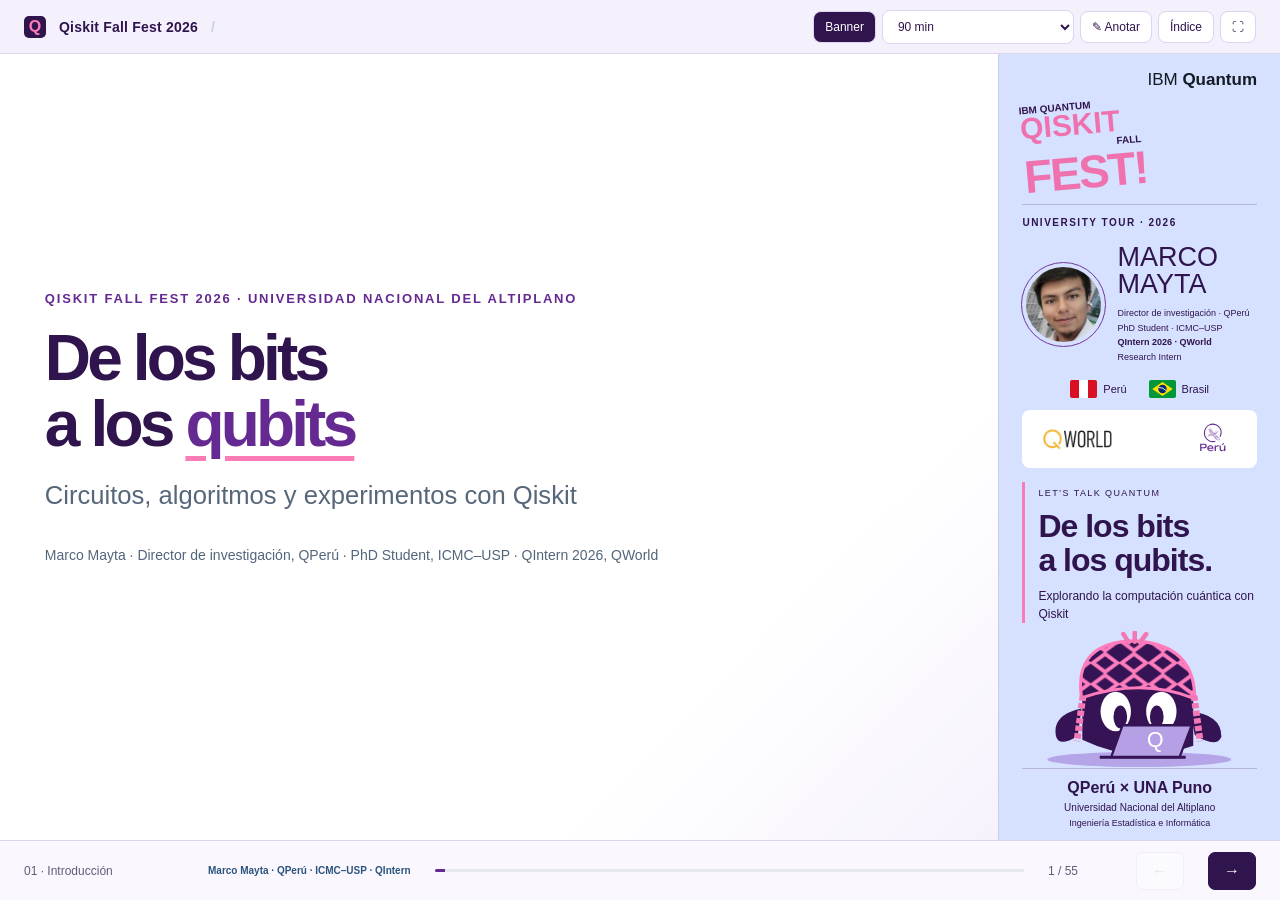
<file: index.html>
<!doctype html>
<html lang="es">
<head>
  <meta charset="utf-8">
  <meta http-equiv="refresh"
        content="0; url=presentacionppt/presentacion_offline.html">
  <title>De los bits a los qubits</title>
</head>
<body>
  <a href="presentacionppt/presentacion_offline.html">
    Abrir presentación
  </a>
</body>
</html>
</file>
<file: presentacionppt/styles.css>
:root{--ink:#152437;--muted:#5c6a7b;--hair:#dce2e9;--blue:#185bc7;--blue2:#eaf1ff;--purple:#6e42a5;--paper:#fff;--soft:#f6f8fb;--green:#1d7b62;--amber:#a45e16}*{box-sizing:border-box}html,body{margin:0;min-height:100%;background:#eef1f5;color:var(--ink);font-family:Arial,"Helvetica Neue",sans-serif}body{overflow:hidden}.app{height:100dvh;display:flex;flex-direction:column;margin:auto;background:white;max-width:1920px;box-shadow:0 1px 25px #0000000d}.top{height:54px;flex:none;display:flex;align-items:center;padding:0 clamp(22px,3.2vw,65px);justify-content:space-between;border-bottom:1px solid var(--hair);gap:16px}.brand{display:flex;align-items:center;gap:13px;font-size:14px;font-weight:700;letter-spacing:.015em;white-space:nowrap}.brand .square{width:22px;height:22px;background:var(--blue);border-radius:5px;display:grid;place-items:center;color:white;font-size:16px}.host{font-size:12px;letter-spacing:.07em;color:#596574;text-transform:uppercase}.toolbar{display:flex;align-items:center;gap:6px}.toolbar button,.toolbar select,.control-sm{color:var(--ink);font-size:12px;background:white;border:1px solid var(--hair);border-radius:8px;padding:8px 11px;cursor:pointer;white-space:nowrap}.toolbar button:hover,.toolbar select:hover{border-color:var(--blue);background:var(--blue2)}.toolbar button.active{background:var(--ink);color:white}.stage{flex:1;min-height:0;overflow:hidden;display:flex;flex-direction:column;padding:clamp(22px,3.8vh,44px) clamp(24px,5.6vw,108px) 10px;background:white}.stage-inner{height:100%;display:flex;flex-direction:column;min-height:0;max-width:1600px;width:100%;margin:auto}.eyebrow{font-size:12px;text-transform:uppercase;letter-spacing:.15em;color:var(--blue);font-weight:800;margin-bottom:13px}.slide-heading{flex:none}.slide-heading h1{font-size:clamp(30px,3.4vw,57px);letter-spacing:-.045em;line-height:1.09;margin:0;max-width:1300px;font-weight:760}.slide-heading .sub{font-size:clamp(16px,1.38vw,23px);color:var(--muted);line-height:1.35;margin:15px 0 0;max-width:1170px}.slide-body{min-height:0;overflow-y:auto;flex:1;padding:clamp(20px,2.7vh,38px) 3px 16px 0;scrollbar-width:thin}.footnote{font-size:12px;color:#687485;margin-top:18px;line-height:1.5}.footer{height:60px;flex:none;padding:0 clamp(22px,3.2vw,65px);display:flex;align-items:center;gap:24px;border-top:1px solid var(--hair);background:#fff}.footer .chapter{font-size:12px;color:var(--muted);min-width:160px;white-space:nowrap}.progress{height:3px;flex:1;border-radius:10px;background:#e4e9ef;overflow:hidden}.progress div{height:100%;background:var(--blue);transition:width .22s}.count{min-width:64px;font-size:12px;color:var(--muted);font-variant-numeric:tabular-nums}.nav{border:1px solid var(--hair);background:#fff;padding:9px 15px;border-radius:7px;cursor:pointer;font-size:16px}.nav.next{background:var(--ink);color:white;border-color:var(--ink)}.nav:disabled{opacity:.3;cursor:default}.columns{display:grid;grid-template-columns:1fr 1fr;gap:clamp(24px,4vw,64px);align-items:start}.columns.wide-right{grid-template-columns:.82fr 1.18fr}.columns.wide-left{grid-template-columns:1.18fr .82fr}.columns.three{grid-template-columns:repeat(3,1fr)}.prose{font-size:clamp(17px,1.45vw,24px);line-height:1.5;color:#2c3a4b}.prose p{margin:0 0 17px}.prose strong{color:var(--ink)}.prose ul,.prose ol{padding-left:1.3em;margin:12px 0;line-height:1.5}.prose li{margin:9px 0}.lead{font-size:clamp(24px,2.5vw,40px);line-height:1.34;letter-spacing:-.03em}.big-quote{font-size:clamp(31px,3.8vw,66px);letter-spacing:-.06em;line-height:1.18;font-weight:670;max-width:1100px}.muted{color:var(--muted)}.accent{color:var(--blue)}.purple{color:var(--purple)}.small{font-size:14px;line-height:1.5}.mono{font-family:Consolas,"SFMono-Regular",monospace}.math{font-family:Cambria,"Times New Roman",serif;font-size:clamp(24px,2.4vw,41px);letter-spacing:.015em}.rule{border:0;border-top:1px solid var(--hair);margin:18px 0}.panel{background:var(--soft);border:1px solid #e7ebf0;padding:clamp(18px,2vw,32px);border-radius:12px}.panel.white{background:white}.panel .panel-title{font-size:13px;text-transform:uppercase;letter-spacing:.11em;font-weight:750;color:var(--muted);margin-bottom:16px}.big-number{font-size:clamp(45px,6vw,90px);font-weight:730;line-height:1;color:var(--blue);letter-spacing:-.06em}.definition{border-left:3px solid var(--blue);padding-left:19px;font-size:clamp(18px,1.6vw,27px);line-height:1.45}.numbered{display:grid;grid-template-columns:40px 1fr;gap:14px;margin:20px 0;align-items:start;font-size:clamp(17px,1.3vw,23px);line-height:1.45}.numbered .n{font-size:13px;border:1px solid #c7d5e7;color:var(--blue);border-radius:7px;height:35px;display:grid;place-items:center;font-weight:700}.three-stats{display:grid;grid-template-columns:repeat(3,1fr);gap:14px}.stat{padding:18px 20px;background:var(--soft);border-radius:10px}.stat strong{font-size:31px;display:block;color:var(--blue)}.stat span{font-size:14px;color:var(--muted)}.choice-row,.button-row{display:flex;flex-wrap:wrap;align-items:center;gap:10px;margin:16px 0}.btn{border:1px solid #c9d4e0;background:white;border-radius:9px;padding:12px 18px;cursor:pointer;color:#19334e;font-size:16px;font-weight:650;transition:.15s}.btn:hover{background:#eef4ff;border-color:#5a8bd2}.btn.active,.btn.primary{background:var(--blue);color:white;border-color:var(--blue)}.btn.primary:hover{background:#074bad}.btn.tiny{padding:7px 11px;font-size:12px}.btn.ghost{background:transparent}.btn:focus-visible,input:focus-visible,select:focus-visible{outline:3px solid #92b5f5;outline-offset:2px}.range-line{display:grid;grid-template-columns:190px 1fr 68px;gap:12px;align-items:center;margin:18px 0;font-size:17px}.range-line output{font-variant-numeric:tabular-nums;font-weight:700;text-align:right}.range-line input{width:100%;accent-color:var(--blue)}.select-line{display:flex;align-items:center;gap:11px;margin:15px 0;flex-wrap:wrap;font-size:16px}.select-line select{padding:10px 13px;border:1px solid #cad3de;border-radius:8px;background:white;font-size:15px;color:var(--ink)}.bar-chart{display:grid;gap:11px}.bar-row{display:grid;grid-template-columns:56px 1fr 86px;gap:13px;align-items:center;font-size:14px}.bar-bg{background:#e5ebf3;border-radius:3px;height:23px;overflow:hidden;position:relative}.bar-fg{height:100%;background:var(--blue);transition:width .35s ease;min-width:0}.bar-fg.secondary{background:var(--purple)}.bar-fg.mutedbar{background:#9db7dc}.bar-fg.green{background:var(--green)}.bar-label{font-family:Consolas,monospace;font-size:16px}.bar-value{text-align:right;font-variant-numeric:tabular-nums;font-weight:650}.question{font-size:clamp(24px,2.7vw,44px);font-weight:670;line-height:1.35;max-width:1170px;margin-bottom:24px}.feedback{background:#edf5ff;border-left:3px solid var(--blue);padding:16px 20px;margin-top:20px;line-height:1.45;font-size:17px;max-width:1100px}.feedback.good{background:#ecf7f3;border-color:var(--green)}.feedback.bad{background:#fff7eb;border-color:var(--amber)}.pill{display:inline-block;padding:6px 11px;background:#edf2fa;border-radius:99px;font-size:12px;font-weight:750;letter-spacing:.03em;color:#28508b}.pill.green{background:#e6f4ee;color:#176248}.source{color:#586779;font-size:13px;line-height:1.4;margin-top:15px}.source a{color:var(--blue);text-decoration:none}.source a:hover{text-decoration:underline}.chart-svg{width:100%;max-height:390px;display:block}.qdiagram{width:100%;max-height:270px;display:block}.qcode{background:#152438;color:#f1f6ff;font:clamp(15px,1.22vw,20px)/1.7 Consolas,monospace;padding:21px 25px;border-radius:10px;white-space:pre-wrap;overflow:auto;margin:0}.qcode em{font-style:normal;color:#a8d5ff}.qcode b{font-weight:normal;color:#eebd89}.tbl{border-collapse:collapse;width:100%;font-size:clamp(14px,1.2vw,19px)}.tbl th{text-align:left;font-size:12px;letter-spacing:.07em;color:var(--muted);text-transform:uppercase;border-bottom:2px solid var(--ink);padding:12px}.tbl td{padding:13px 12px;border-bottom:1px solid var(--hair)}.tbl td.num{text-align:right;font-variant-numeric:tabular-nums}.timeline{display:flex;gap:14px;align-items:center;flex-wrap:wrap;margin:20px 0}.timeline .btn{font-size:15px}.diagram-label{font-size:15px;fill:#526579;font-family:Arial,sans-serif}.outline-grid{display:grid;grid-template-columns:repeat(2,minmax(0,1fr));gap:14px}.section-tile{padding:20px 10px;border-bottom:1px solid var(--hair)}.section-tile b{font-size:19px}.section-tile span{display:block;color:var(--muted);font-size:14px;margin-top:7px}.figure{display:block;width:100%;height:auto;max-height:420px;object-fit:contain;border:1px solid var(--hair);border-radius:9px;background:white}.tick{color:var(--green)}.quiz-steps{display:flex;gap:7px;margin:15px 0}.quiz-steps i{width:32px;height:5px;background:#d7e2ee;display:block;border-radius:5px}.quiz-steps i.done{background:var(--blue)}.overlay{position:fixed;inset:0;background:#14263aa6;display:none;place-items:center;z-index:50;padding:25px}.overlay.open{display:grid}.dialog{background:white;border-radius:12px;padding:28px;max-height:88vh;overflow:auto;width:min(950px,95vw)}.dialog-header{display:flex;justify-content:space-between;align-items:center;margin-bottom:16px}.dialog h2{margin:0;font-size:25px}.jump-grid{display:grid;grid-template-columns:repeat(3,1fr);gap:9px}.jump{border:1px solid var(--hair);background:white;border-radius:8px;padding:12px;text-align:left;cursor:pointer}.jump:hover{background:var(--blue2)}.jump small{display:block;color:var(--muted);margin-bottom:4px}.corner-title{font-size:11px;text-transform:uppercase;letter-spacing:.12em;color:var(--muted)}.answer{font-size:24px;font-weight:740;color:var(--blue);margin:10px 0}.center-v{display:flex;flex-direction:column;justify-content:center;height:100%;padding-bottom:35px}.hero-badge{font-size:13px;text-transform:uppercase;color:var(--blue);letter-spacing:.14em;font-weight:700}.hero-title{font-size:clamp(52px,5.8vw,92px);line-height:1.03;letter-spacing:-.06em;font-weight:750;margin:20px 0 20px;max-width:1200px}.hero-sub{font-size:clamp(20px,2vw,31px);color:#57677a;max-width:900px;line-height:1.4}.hero-end{font-size:14px;color:#53657a;margin-top:50px}.hero-art{position:absolute;right:clamp(20px,8vw,130px);bottom:17%;opacity:.9;pointer-events:none}.footer .spacer{margin-left:auto}.hide{display:none!important}.left-accent{border-left:4px solid var(--blue);padding-left:22px}.marker{display:inline-flex;align-items:center;justify-content:center;width:35px;height:35px;border:1px solid #c4d3e5;border-radius:50%;margin-right:9px;color:var(--blue);font-weight:700}.ref-grid{display:grid;grid-template-columns:1fr 1fr;gap:16px}.ref-grid a{color:#1458bc;word-break:break-word;font-size:16px}.caption{font-size:13px;color:#607083;line-height:1.4;margin-top:8px}.kv{display:flex;gap:18px;align-items:center;flex-wrap:wrap}.bigstate{font-size:58px;font-family:Cambria,serif;color:var(--blue);margin:15px 0}.silent{font-size:13px;color:var(--muted)}@media(max-width:900px){.host{display:none}.stage{padding:20px 25px 8px}.slide-heading h1{font-size:34px}.slide-body{padding-top:20px}.columns,.columns.wide-right,.columns.wide-left,.columns.three{grid-template-columns:1fr;gap:16px}.panel{padding:18px}.prose{font-size:17px}.range-line{grid-template-columns:110px 1fr 54px}.footer{padding:0 20px;gap:10px}.footer .chapter{display:none}.top{padding:0 20px}.brand{font-size:12px}.jump-grid{grid-template-columns:repeat(2,1fr)}.hero-art{display:none}.slide-body{overflow-y:auto}}@media(max-height:650px){.stage{padding-top:17px}.slide-heading h1{font-size:clamp(24px,2.8vw,39px)}.slide-body{padding-top:15px}.top{height:44px}.footer{height:48px}.panel{padding:14px}}@media print{body{overflow:visible}.top,.footer{display:none}.stage{height:100vh}}
@media(max-height:820px){.stage{padding-top:18px}.slide-body{padding-top:16px}.chart-svg{max-height:290px}.panel{padding:18px}.bar-chart{gap:8px}.bar-bg{height:20px}.prose p{margin-bottom:12px}}
@media(max-height:740px){.slide-body{padding-top:11px}.panel{padding:12px}.bar-chart{gap:6px}.bar-bg{height:17px}.slide-heading .sub{margin-top:9px}.eyebrow{margin-bottom:7px}}
.head-speaker{font-size:12px;font-weight:700;letter-spacing:.01em;color:#31577d;white-space:nowrap;margin-left:16px;padding-left:14px;border-left:1px solid #d9e0e9}
.presenter-signature{font-size:12px;font-weight:700;color:#2b537d;white-space:nowrap}
.about-grid{display:grid;grid-template-columns:minmax(160px,240px) 1fr;gap:44px;align-items:center;max-width:1040px;margin:0 auto}
.photo-block{background:#f2f5f9;border:1px solid #e0e6ed;border-radius:18px;padding:16px}
.speaker-photo{width:100%;aspect-ratio:1;object-fit:cover;border-radius:50%;display:block;filter:saturate(.94)}
.eq-panel{border:1px solid #cdd9e9;background:#f9fbff;border-radius:11px;padding:20px 24px;margin:0 0 20px}
.eq-flow{display:grid;gap:12px;font-size:clamp(17px,1.3vw,21px);line-height:1.47}
.eq-flow>div{padding:12px 15px;border-left:3px solid #a9c4ec;background:#f7f9fc;border-radius:0 8px 8px 0}
.eq-flow b{color:#165bb3}
.eq-flow .math{font-size:clamp(17px,1.6vw,26px);margin-top:7px}
.frac{display:inline-flex;flex-direction:column;vertical-align:middle;align-items:center;font-size:.85em;line-height:1.1;margin:0 5px}
.frac>span:first-child{border-bottom:1px solid;padding:0 5px 3px}
.frac>span:last-child{padding:3px 5px 0}
.matrix-show{display:grid;grid-template-columns:repeat(3,1fr);gap:12px;font:clamp(18px,2vw,27px)/1.45 Cambria,serif;text-align:center;white-space:pre-line}
.matrix-show>div{border:1px solid #dbe5f2;border-radius:9px;background:white;padding:15px 8px}
.annotation-toolbar{position:fixed;top:72px;right:18px;width:min(540px,calc(100vw - 35px));background:#fff;border:1px solid #ccd7e5;border-radius:12px;box-shadow:0 15px 45px #15243a33;z-index:102;padding:14px;max-height:60vh;overflow:auto}
.annotation-toolbar[hidden]{display:none}
.annotation-title{display:flex;align-items:center;justify-content:space-between;font-weight:720;font-size:15px;margin-bottom:12px}
.annotation-title button{background:transparent;border:0;font-size:24px;cursor:pointer}
.annotation-row{display:flex;flex-wrap:wrap;gap:6px;margin-bottom:8px;align-items:center}
.annotation-toolbar button.tool,.annotation-controls button{border:1px solid #ccd7e5;background:white;border-radius:6px;padding:9px 10px;cursor:pointer;font-size:12px;color:#19334e}
.annotation-toolbar button.tool.active{background:#185bc7;color:white;border-color:#185bc7}
.annotation-controls label{display:flex;align-items:center;gap:5px;font-size:12px}
.annotation-controls input[type=color]{width:32px;height:32px;padding:0;border:0;background:transparent}
.annotation-controls input[type=range]{width:75px}
.annotation-toolbar small{color:#718093;font-size:11px;line-height:1.4}
.stage{position:relative}
#inkCanvas,#annotTexts{position:absolute;inset:0;z-index:20;pointer-events:none}
#inkCanvas{touch-action:none}
#annotTexts{overflow:hidden}
.anno-text{position:absolute;min-width:160px;min-height:42px;max-width:440px;width:220px;height:80px;background:transparent;border:1px dashed #7895bb;border-radius:7px;padding:4px 6px;resize:both;font-family:Arial,sans-serif;font-weight:700;line-height:1.25;outline:none;pointer-events:none}
.anno-text:not(:focus){border-color:transparent}
#laserDot{position:absolute;z-index:24;width:21px;height:21px;transform:translate(-50%,-50%);border-radius:50%;background:#ec3030;box-shadow:0 0 0 10px #ee303028,0 0 20px 7px #fa18188a;pointer-events:none;display:none}
@media(max-width:1200px){.head-speaker{display:none}.presenter-signature{font-size:10px}.about-grid{gap:22px;grid-template-columns:180px 1fr}}
@media(max-width:750px){.presenter-signature{display:block;position:absolute;bottom:69px;right:18px;background:white;padding:3px 6px;border-radius:4px}.about-grid{grid-template-columns:1fr}.photo-block{display:none}.matrix-show{gap:4px}.matrix-show>div{padding:8px 3px}.annotation-toolbar{right:8px;top:50px}}

.math{line-height:1.55!important; overflow-wrap:anywhere}.prose p{line-height:1.55}.eq-flow{line-height:1.55}.slide-body{scroll-padding:18px}.source{overflow-wrap:anywhere}
@media (max-width:900px){.slide-heading h1{font-size:clamp(25px,3.4vw,42px)}.stage{padding:17px 24px 8px}}
</file>
<file: presentacionppt/branding.css>
:root{--ink:#30144d;--muted:#655a77;--hair:#ddd4ef;--blue:#652a91;--blue2:#f3eafd;--purple:#743899;--soft:#f6f3fc;--pink:#fa7bb5;--sky:#d5e1ff}
.app{position:relative;display:grid;grid-template-columns:minmax(0,1fr);grid-template-rows:54px minmax(0,1fr) 60px}
.top{grid-column:1/-1;grid-row:1;padding:0 24px;height:auto;background:#f4f0fc}.head-speaker,.host{display:none}.brand .square{background:var(--ink);color:var(--pink)}
.stage{grid-row:2;grid-column:1;padding:24px clamp(24px,3.5vw,64px) 10px;background:linear-gradient(135deg,#fff 75%,#f6f2fd)}
.footer{grid-row:3;grid-column:1/-1;height:auto;padding:0 24px;background:#faf8fe}.presenter-signature{font-size:10px}
.hero-art{display:none}.hero-title{font-size:clamp(46px,5vw,80px)}.hero-title .accent{text-decoration:underline;text-decoration-color:var(--pink);text-underline-offset:10px;text-decoration-thickness:5px}.hero-end{line-height:1.6;margin-top:30px}
.slide-heading h1{font-size:clamp(28px,3vw,48px)}.with-event-banner .columns{gap:24px}.with-event-banner .prose{font-size:clamp(16px,1.3vw,22px)}
.with-event-banner{grid-template-columns:minmax(0,1fr) clamp(260px,22vw,320px)}
.event-banner{grid-row:2;grid-column:2;display:flex;flex-direction:column;min-height:0;overflow:auto;scrollbar-width:thin;background:var(--sky);border-left:1px solid #c7cdeb;padding:16px 23px 12px;color:var(--ink)}.event-banner[hidden]{display:none}
.event-organizer{text-align:right;font-size:17px;color:#151b25}.festival-wordmark{display:flex;flex-direction:column;width:max-content;transform:rotate(-5deg);margin:12px 0;line-height:.88}.festival-wordmark small{font-size:10px;font-weight:900}.festival-wordmark small:nth-of-type(2){align-self:flex-end;margin:3px}.festival-wordmark b{font-size:30px;color:#ef72ae}.festival-wordmark strong{font-size:46px;color:#ef72ae;letter-spacing:-2px}
.event-edition{font-size:10px;letter-spacing:1.5px;font-weight:bold;border-top:1px solid #b6b7d6;padding-top:12px}
.banner-speaker{display:flex;align-items:center;gap:12px;margin:16px 0}.banner-photo{width:83px;height:83px;object-fit:cover;border-radius:50%;border:4px solid var(--sky);outline:1px solid var(--purple)}.banner-speaker h2{font-size:27px;font-weight:500;line-height:1;margin:0 0 8px}.banner-speaker p{font-size:9px;line-height:1.6;margin:0}
.banner-countries{display:flex;justify-content:center;gap:22px;margin-bottom:12px;font-size:11px}.banner-countries span{display:flex;align-items:center;gap:6px}.banner-countries svg{width:27px;height:18px;border-radius:2px}
.banner-logos{display:flex;align-items:center;justify-content:space-evenly;gap:14px;background:white;border-radius:8px;padding:4px 10px;margin-bottom:14px}.banner-logos img:first-child{width:125px;height:30px;object-fit:contain}.banner-logos img:last-child{width:55px;height:50px}
.banner-talk{border-left:3px solid var(--pink);padding-left:13px}.banner-talk small{font-size:9px;letter-spacing:1.4px}.banner-talk h3{font-size:32px;line-height:1.05;margin:10px 0;letter-spacing:-1px}.banner-talk p{font-size:12px;line-height:1.5;margin:0}
.banner-mascot{width:100%;flex:1;min-height:85px;max-height:170px;margin-top:8px}.banner-institutions{border-top:1px solid #b6b7d6;padding-top:10px;display:flex;flex-direction:column;gap:5px;text-align:center}.banner-institutions strong{font-size:16px}.banner-institutions span{font-size:10px}.banner-institutions small{font-size:9px}
.speaker-contacts{display:grid;grid-template-columns:repeat(3,minmax(0,1fr));gap:8px;margin-top:16px}.speaker-contacts a{display:flex;flex-direction:column;gap:5px;border:1px solid var(--hair);border-radius:8px;padding:11px 13px;color:var(--ink);text-decoration:none;background:white;overflow-wrap:anywhere}.speaker-contacts span{font-size:10px;text-transform:uppercase;color:var(--muted)}.speaker-contacts strong{font-size:13px}.speaker-contacts a:hover{background:var(--blue2)}.speaker-contacts a:focus-visible{outline:3px solid var(--pink)}
.community-logo{height:75px;max-width:200px;object-fit:contain;background:white;border-radius:8px;padding:8px;margin-bottom:10px}.qtagger-flow{display:flex;gap:8px;align-items:center;flex-wrap:wrap;margin:18px 0}.qtagger-flow span{padding:10px 14px;background:var(--blue2);border:1px solid var(--hair);border-radius:8px;font-size:14px}
.banner-photo,.speaker-photo{object-position:center 12%;filter:none}.toolbar button[aria-expanded=true]{background:var(--ink);color:white}
@media(max-width:1099px){.with-event-banner{grid-template-columns:minmax(0,1fr)}.event-banner{position:absolute;right:0;top:54px;bottom:60px;width:280px;z-index:30;box-shadow:-12px 0 30px #30144d26}.presenter-signature{display:none}.speaker-contacts{grid-template-columns:repeat(2,minmax(0,1fr))}}
@media(max-width:650px){.top{padding:0 8px;gap:6px}.brand{font-size:10px;gap:5px}.brand .square{display:none}.toolbar{gap:3px}.toolbar button,.toolbar select{font-size:10px;padding:7px 5px}.toolbar select{max-width:86px}.stage{padding:18px}.speaker-contacts{grid-template-columns:1fr}}
@media(max-height:740px){.event-banner{padding-top:10px}.festival-wordmark{margin:8px 0}.festival-wordmark strong{font-size:34px}.festival-wordmark b{font-size:24px}.banner-speaker{margin:12px 0}.banner-talk h3{font-size:26px}.banner-mascot{min-height:65px}}
@media print{.event-banner{display:none}.app,.with-event-banner{display:block}}
.paper-question{font-size:clamp(21px,2vw,30px);line-height:1.3;letter-spacing:-.025em;margin-bottom:20px}
.paper-method{display:grid;gap:12px;font-size:17px;line-height:1.45}.paper-method p{margin:0}
.paper-results{width:100%;border-collapse:collapse;font-size:15px}.paper-results th{text-align:left;font-size:11px;letter-spacing:.05em;text-transform:uppercase;color:var(--muted);padding:0 8px 12px;border-bottom:1px solid var(--hair)}.paper-results td{padding:15px 8px;border-bottom:1px solid var(--hair);vertical-align:top}.paper-results td:last-child{font-variant-numeric:tabular-nums}.paper-results small{display:block;font-size:11px;margin-top:5px;color:var(--muted)}
.paper-citation{font-size:11px;line-height:1.5;color:var(--muted);margin-top:18px}.paper-finding{border-left:3px solid var(--pink);padding-left:14px;margin-top:20px;font-size:17px;line-height:1.5}
.research-lines{display:grid;grid-template-columns:repeat(2,minmax(0,1fr));gap:13px}.research-line{padding:18px;border:1px solid var(--hair);border-radius:10px;background:var(--soft)}.research-line h3{font-size:18px;margin:0 0 9px}.research-line p{font-size:15px;line-height:1.5;margin:0;color:var(--muted)}
.research-invite{margin-top:20px;padding:19px 22px;border-left:4px solid var(--pink);background:var(--sky);display:flex;justify-content:space-between;align-items:center;gap:18px}.research-invite p{font-size:16px;line-height:1.5;margin:0}.research-invite a{font-size:14px;display:inline-block;color:var(--ink);font-weight:bold;margin-top:8px;overflow-wrap:anywhere}.research-invite .btn{margin:0;background:var(--ink);color:white;white-space:nowrap;text-decoration:none}
@media(max-width:800px){.research-lines{grid-template-columns:1fr}.research-invite{align-items:flex-start;flex-direction:column}.paper-results{font-size:13px}}
@media(max-height:820px) and (min-width:1000px){.research-line{padding:14px}.research-line h3{font-size:17px;margin-bottom:7px}.research-line p{font-size:14px;line-height:1.4}.research-invite{margin-top:16px;padding:15px 18px}.research-invite p{font-size:14px}.paper-question{font-size:24px;margin-bottom:14px}.paper-method{font-size:15px;gap:10px}}
</file>
